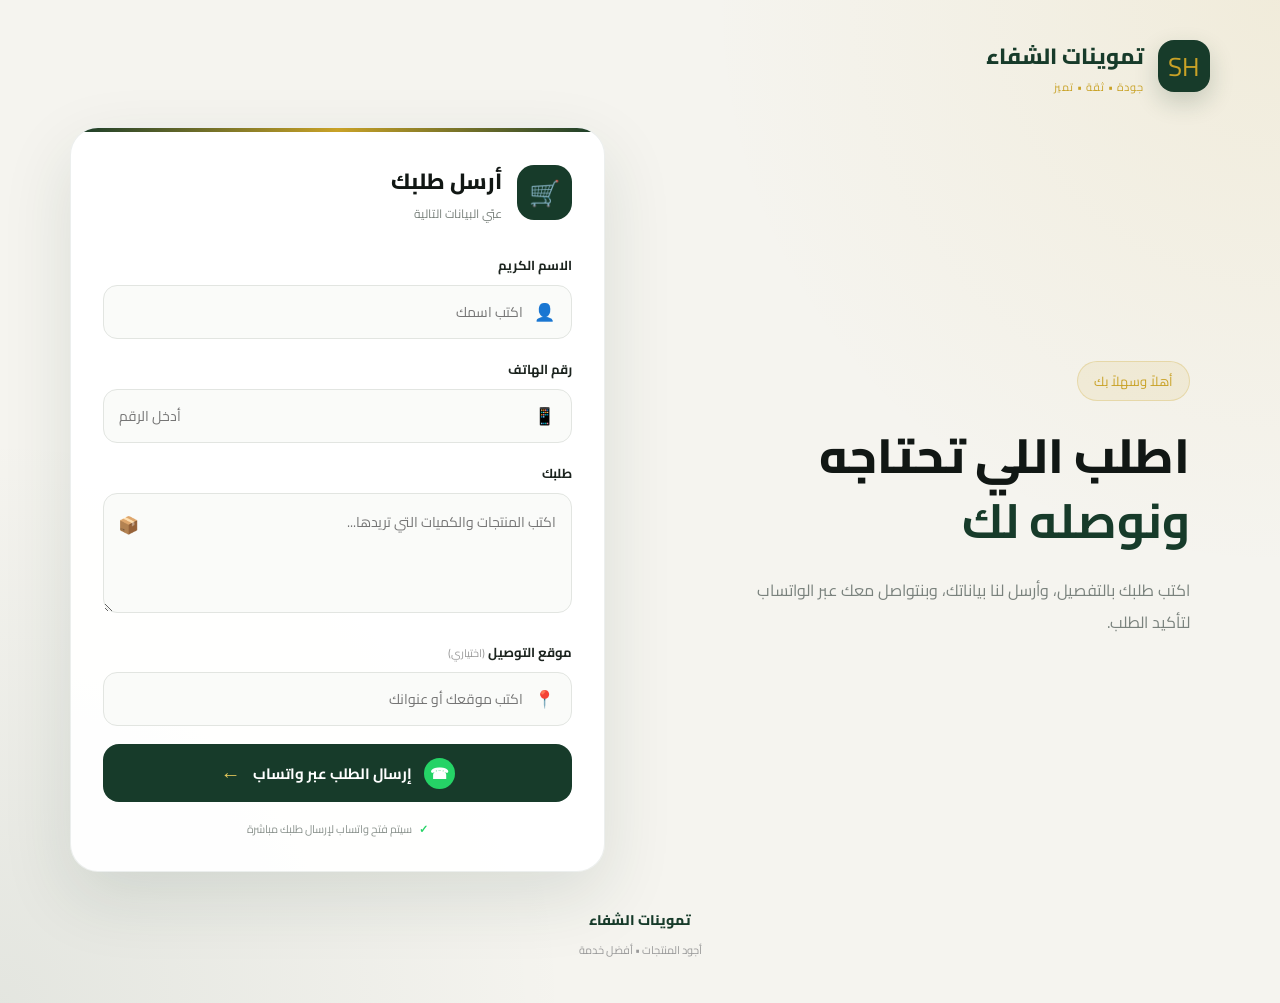
<file: order .html>
<!DOCTYPE html>
<html lang="ar" dir="rtl">

<head>
    <meta charset="UTF-8">
    <meta name="viewport" content="width=device-width, initial-scale=1.0">

    <title>تموينات الشفاء</title>

    <!-- ملف CSS -->
    <link rel="stylesheet" href="index.css">

    <!-- خط عربي -->
    <link rel="preconnect" href="https://fonts.googleapis.com">
    <link rel="preconnect" href="https://fonts.gstatic.com" crossorigin>

    <link
        href="https://fonts.googleapis.com/css2?family=Cairo:wght@400;500;600;700;800&family=Tajawal:wght@400;500;700;800&display=swap"
        rel="stylesheet"
    >
</head>

<body>

    <main class="page">

        <!-- الهيدر -->
        <header class="header">

            <div class="brand">

                <div class="brand-icon">
                    SH
                </div>

                <div>
                    <h1>تموينات الشفاء</h1>
                    <span>جودة • ثقة • تميز</span>
                </div>

            </div>

        </header>


        <!-- المحتوى الرئيسي -->
        <section class="hero">

            <div class="hero-content">

                <span class="welcome">
                    أهلاً وسهلاً بك
                </span>

                <h2>
                    اطلب اللي تحتاجه
                    <br>
                    <strong>ونوصله لك</strong>
                </h2>

                <p>
                    اكتب طلبك بالتفصيل، وأرسل لنا بياناتك،
                    وبنتواصل معك عبر الواتساب لتأكيد الطلب.
                </p>

            </div>


            <!-- بطاقة الطلب -->
            <div class="order-card">

                <div class="card-top">

                    <div class="card-icon">
                        🛒
                    </div>

                    <div>
                        <h3>أرسل طلبك</h3>
                        <p>عبّي البيانات التالية</p>
                    </div>

                </div>


                <form id="orderForm">

                    <!-- الاسم -->
                    <div class="field">

                        <label for="name">
                            الاسم الكريم
                        </label>

                        <div class="input-wrapper">

                            <span class="input-icon">
                                👤
                            </span>

                            <input
                                type="text"
                                id="name"
                                placeholder="اكتب اسمك"
                                required
                            >

                        </div>

                    </div>


                    <!-- الهاتف -->
                    <div class="field">

                        <label for="phone">
                            رقم الهاتف
                        </label>

                        <div class="input-wrapper">

                            <span class="input-icon">
                                📱
                            </span>

                            <input
                                type="tel"
                                id="phone"
                                placeholder="أدخل الرقم "
                                required
                            >

                        </div>

                    </div>


                    <!-- الطلب -->
                    <div class="field">

                        <label for="order">
                            طلبك
                        </label>

                        <div class="textarea-wrapper">

                            <span class="textarea-icon">
                                📦
                            </span>

                            <textarea
                                id="order"
                                placeholder="اكتب المنتجات والكميات التي تريدها..."
                                required
                            ></textarea>

                        </div>

                    </div>


                    <!-- العنوان -->
                    <div class="field">

                        <label for="address">
                            موقع التوصيل
                            <small>(اختياري)</small>
                        </label>

                        <div class="input-wrapper">

                            <span class="input-icon">
                                📍
                            </span>

                            <input
                                type="text"
                                id="address"
                                placeholder="اكتب موقعك أو عنوانك"
                            >

                        </div>

                    </div>


                    <!-- زر الإرسال -->
                    <button
                        type="submit"
                        class="send-button"
                    >

                        <span class="whatsapp-icon">
                            ☎
                        </span>

                        <span>
                            إرسال الطلب عبر واتساب
                        </span>

                        <span class="arrow">
                            ←
                        </span>

                    </button>

                </form>


                <div class="secure">

                    <span>✓</span>

                    سيتم فتح واتساب لإرسال طلبك مباشرة

                </div>

            </div>

        </section>


        <!-- أسفل الصفحة -->
        <footer>

            <p>
                تموينات الشفاء
            </p>

            <span>
                أجود المنتجات • أفضل خدمة
            </span>

        </footer>

    </main>


    <!-- ملف JavaScript -->
    <script src="order.js"></script>

</body>

</html>
</file>
<file: index.css>
* {
    margin: 0;
    padding: 0;
    box-sizing: border-box;
}


:root {

    --main: #173b2a;
    --main-light: #245b40;

    --gold: #c9a227;
    --gold-light: #e5c85c;

    --dark: #111714;

    --text: #1c241f;
    --muted: #7a827d;

    --white: #ffffff;

    --background: #f5f4ef;

}


body {

    font-family: "Cairo", "Tajawal", sans-serif;

    background:
        radial-gradient(
            circle at top right,
            rgba(201, 162, 39, 0.10),
            transparent 35%
        ),

        radial-gradient(
            circle at bottom left,
            rgba(23, 59, 42, 0.08),
            transparent 35%
        ),

        var(--background);

    color: var(--text);

    min-height: 100vh;

}


/* =========================================
   الصفحة
========================================= */

.page {

    width: 100%;

    max-width: 1200px;

    margin: auto;

    padding: 25px 30px;

}


/* =========================================
   الهيدر
========================================= */

.header {

    display: flex;

    align-items: center;

    justify-content: space-between;

    padding: 10px 0 30px;

}
h1{
  color: red;
  }

.brand {

    display: flex;

    align-items: center;

    gap: 14px;

}


.brand-icon {

    width: 52px;

    height: 52px;

    border-radius: 16px;

    display: flex;

    align-items: center;

    justify-content: center;

    color: var(--gold);

    background: var(--main);

    font-size: 26px;

    box-shadow:
        0 10px 25px rgba(23, 59, 42, 0.20);

}


.brand h1 {

    font-size: 22px;

    color: var(--main);

    font-weight: 800;

}


.brand span {

    display: block;

    font-size: 11px;

    color: var(--gold);

    letter-spacing: 1px;

}


/* =========================================
   المحتوى الرئيسي
========================================= */

.hero {

    display: grid;

    grid-template-columns: 1fr 1fr;

    align-items: center;

    gap: 70px;

    min-height: 650px;

}


/* =========================================
   النص
========================================= */

.hero-content {

    padding: 20px;

}


.welcome {

    display: inline-block;

    color: var(--gold);

    background: rgba(201, 162, 39, 0.10);

    border: 1px solid rgba(201, 162, 39, 0.25);

    padding: 7px 16px;

    border-radius: 30px;

    font-size: 13px;

    margin-bottom: 22px;

}


.hero h2 {

    font-size: 48px;

    line-height: 1.35;

    font-weight: 800;

    color: var(--dark);

    margin-bottom: 22px;

}


.hero h2 strong {

    color: var(--main);

}


.hero-content p {

    color: var(--muted);

    font-size: 16px;

    line-height: 2;

    max-width: 470px;

}


/* =========================================
   بطاقة الطلب
========================================= */

.order-card {

    background: rgba(255, 255, 255, 0.95);

    border: 1px solid rgba(23, 59, 42, 0.08);

    border-radius: 28px;

    padding: 32px;

    box-shadow:
        0 25px 70px rgba(23, 59, 42, 0.12);

    position: relative;

    overflow: hidden;

}


/* لمسة ذهبية */

.order-card::before {

    content: "";

    position: absolute;

    top: 0;

    right: 0;

    width: 100%;

    height: 4px;

    background:
        linear-gradient(
            90deg,
            var(--main),
            var(--gold),
            var(--main)
        );

}


/* =========================================
   رأس البطاقة
========================================= */

.card-top {

    display: flex;

    align-items: center;

    gap: 15px;

    margin-bottom: 28px;

}


.card-icon {

    width: 55px;

    height: 55px;

    border-radius: 17px;

    display: flex;

    align-items: center;

    justify-content: center;

    background: var(--main);

    font-size: 25px;

}


.card-top h3 {

    font-size: 22px;

    color: var(--dark);

    font-weight: 800;

}


.card-top p {

    color: var(--muted);

    font-size: 12px;

}


/* =========================================
   الحقول
========================================= */

.field {

    margin-bottom: 18px;

}


.field label {

    display: block;

    margin-bottom: 8px;

    font-size: 13px;

    font-weight: 700;

    color: var(--text);

}


.field label small {

    color: #999;

    font-weight: 400;

}


/* =========================================
   Input
========================================= */

.input-wrapper,
.textarea-wrapper {

    position: relative;

}


.input-wrapper input {

    width: 100%;

    height: 54px;

    border: 1px solid #e2e5e1;

    background: #fafbf9;

    border-radius: 14px;

    padding:
        0 48px
        0 15px;

    font-family: inherit;

    font-size: 14px;

    color: var(--text);

    outline: none;

    transition: 0.3s;

}


.input-icon {

    position: absolute;

    right: 17px;

    top: 50%;

    transform: translateY(-50%);

    font-size: 17px;

    z-index: 2;

}


/* =========================================
   Textarea
========================================= */

.textarea-wrapper textarea {

    width: 100%;

    min-height: 120px;

    resize: vertical;

    border: 1px solid #e2e5e1;

    background: #fafbf9;

    border-radius: 14px;

    padding:
        15px
        15px
        15px
        45px;

    font-family: inherit;

    font-size: 14px;

    color: var(--text);

    outline: none;

    transition: 0.3s;

}


.textarea-icon {

    position: absolute;

    left: 15px;

    top: 16px;

    font-size: 17px;

    z-index: 2;

}


/* =========================================
   Focus
========================================= */

.input-wrapper input:focus,
.textarea-wrapper textarea:focus {

    border-color: var(--gold);

    background: white;

    box-shadow:
        0 0 0 4px rgba(201, 162, 39, 0.08);

}


/* =========================================
   زر الواتساب
========================================= */

.send-button {

    width: 100%;

    min-height: 58px;

    border: none;

    border-radius: 16px;

    background: var(--main);

    color: white;

    font-family: inherit;

    font-size: 15px;

    font-weight: 700;

    cursor: pointer;

    display: flex;

    align-items: center;

    justify-content: center;

    gap: 12px;

    margin-top: 8px;

    transition:
        transform 0.25s,
        box-shadow 0.25s,
        background 0.25s;

}


.send-button:hover {

    background: var(--main-light);

    transform: translateY(-3px);

    box-shadow:
        0 15px 30px rgba(23, 59, 42, 0.22);

}


.send-button:active {

    transform: translateY(0);

}


.whatsapp-icon {

    width: 31px;

    height: 31px;

    display: flex;

    align-items: center;

    justify-content: center;

    border-radius: 50%;

    background: #25d366;

    font-size: 15px;

}


.arrow {

    font-size: 20px;

    color: var(--gold-light);

}


/* =========================================
   ملاحظة
========================================= */

.secure {

    text-align: center;

    color: #8a928d;

    font-size: 11px;

    margin-top: 17px;

}


.secure span {

    color: #25d366;

    font-weight: bold;

    margin-left: 5px;

}


/* =========================================
   الفوتر
========================================= */

footer {

    text-align: center;

    padding: 35px 0 15px;

}


footer p {

    color: var(--main);

    font-weight: 800;

    font-size: 14px;

}


footer span {

    color: #999;

    font-size: 11px;

}


/* =========================================
   الجوال
========================================= */

@media (max-width: 850px) {

    .page {

        padding: 18px;

    }


    .hero {

        grid-template-columns: 1fr;

        gap: 30px;

        min-height: auto;

    }


    .hero-content {

        text-align: center;

        padding: 20px 5px 5px;

    }


    .hero-content p {

        margin: auto;

    }


    .hero h2 {

        font-size: 36px;

    }


    .order-card {

        max-width: 600px;

        width: 100%;

        margin: auto;

    }

}


/* =========================================
   الجوال الصغير
========================================= */

@media (max-width: 480px) {

    .page {

        padding: 12px;

    }


    .header {

        padding-bottom: 15px;

    }


    .brand-icon {

        width: 45px;

        height: 45px;

        font-size: 21px;

    }


    .brand h1 {

        font-size: 18px;

    }


    .hero h2 {

        font-size: 30px;

    }


    .hero-content p {

        font-size: 13px;

    }


    .order-card {

        padding: 22px 17px;

        border-radius: 22px;

    }


    .card-top h3 {

        font-size: 19px;

    }


    .send-button {

        font-size: 13px;

    }

}
</file>
